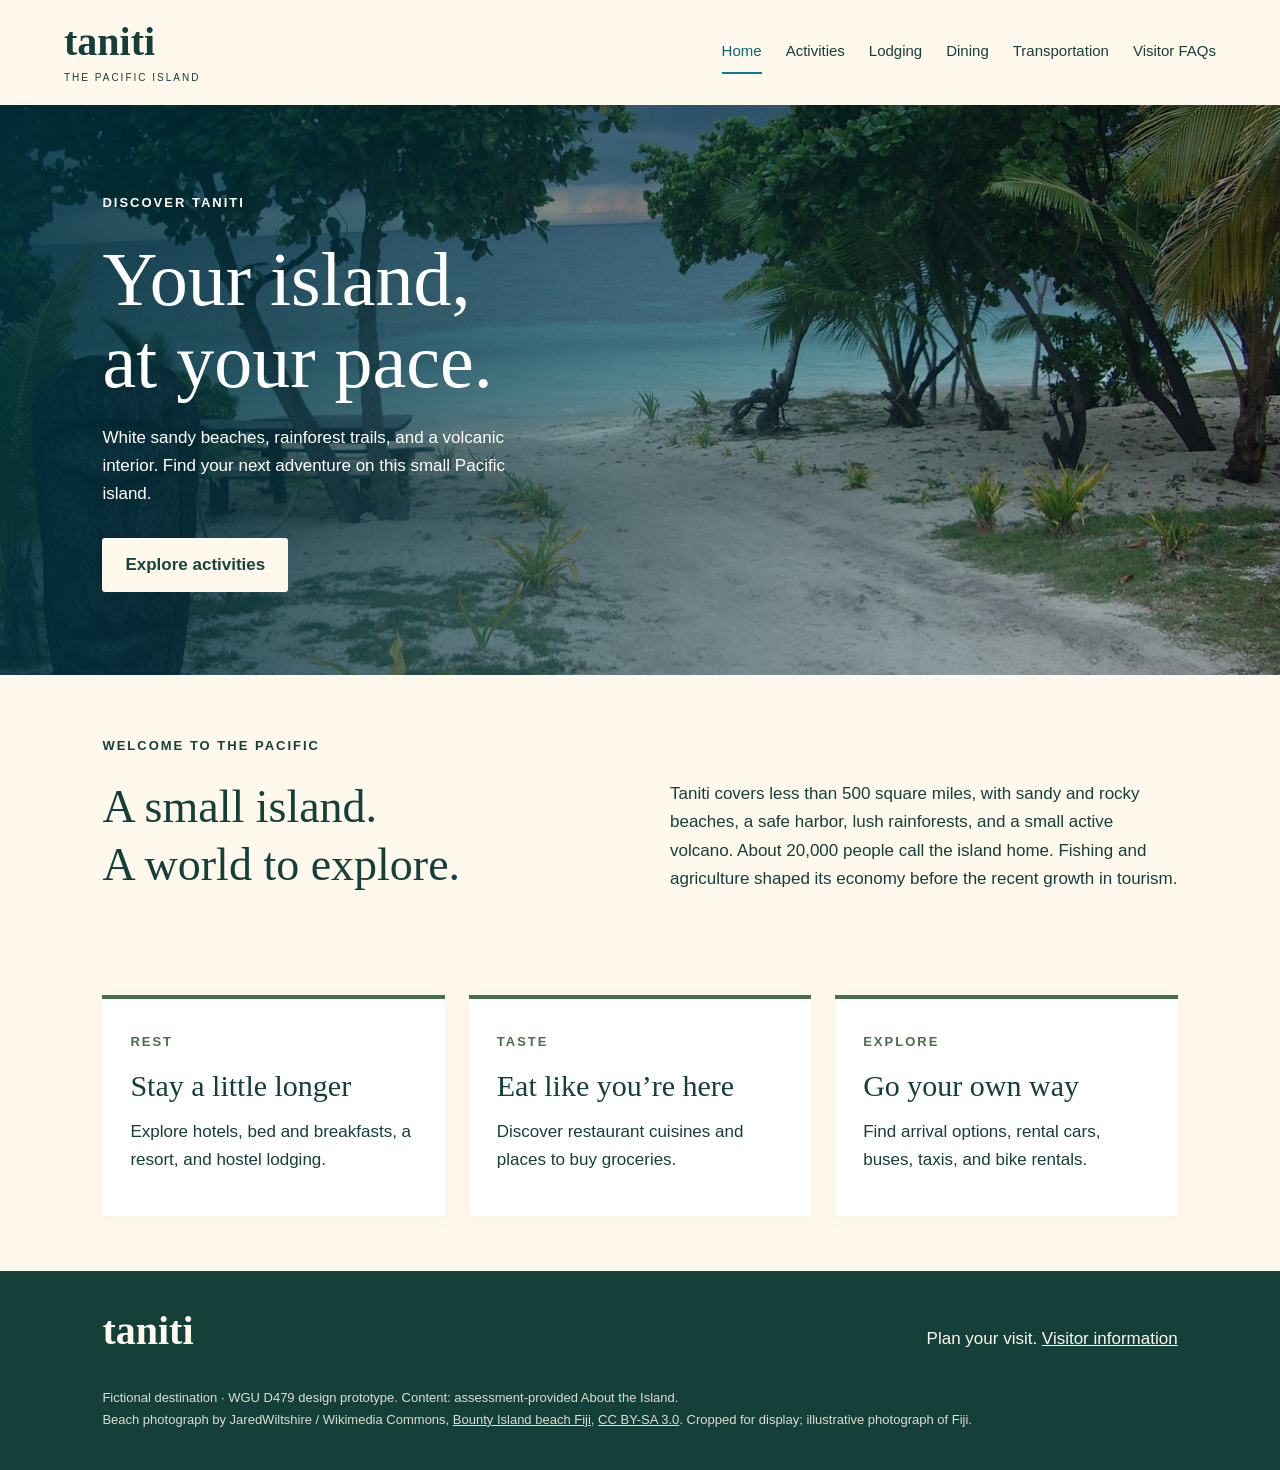
<file: index.html>
<!doctype html><html lang="en"><head><meta charset="utf-8"><meta name="viewport" content="width=device-width,initial-scale=1"><title>Home | Discover Taniti</title><meta name="description" content="White sandy beaches, rainforest trails, and a volcanic interior. Discover a small Pacific island with plenty to explore."><link rel="icon" href="favicon.svg"><link rel="stylesheet" href="style.css"></head><body><a class="skip" href="#main">Skip to content</a><header><a class="brand" href="index.html">taniti<span>THE PACIFIC ISLAND</span></a><nav aria-label="Main navigation"><a aria-current="page" href="index.html">Home</a><a href="activities.html">Activities</a><a href="lodging.html">Lodging</a><a href="dining.html">Dining</a><a href="transportation.html">Transportation</a><a href="faq.html">Visitor FAQs</a></nav></header><main id="main"><section class="hero"><img src="beach.jpg" alt="Tropical shoreline with clear turquoise water"><div class="hero-copy"><span class="eyebrow">DISCOVER TANITI</span><h1>Your island,<br>at your pace.</h1><p>White sandy beaches, rainforest trails, and a volcanic interior. Find your next adventure on this small Pacific island.</p><a class="button" href="activities.html">Explore activities</a></div></section><section class="intro"><span class="eyebrow">WELCOME TO THE PACIFIC</span><h2>A small island.<br>A world to explore.</h2><p>Taniti covers less than 500 square miles, with sandy and rocky beaches, a safe harbor, lush rainforests, and a small active volcano. About 20,000 people call the island home. Fishing and agriculture shaped its economy before the recent growth in tourism.</p></section><section class="grid"><a class="card route" href="lodging.html"><span class="eyebrow">REST</span><h2>Stay a little longer</h2><p>Explore hotels, bed and breakfasts, a resort, and hostel lodging.</p></a><a class="card route" href="dining.html"><span class="eyebrow">TASTE</span><h2>Eat like you’re here</h2><p>Discover restaurant cuisines and places to buy groceries.</p></a><a class="card route" href="transportation.html"><span class="eyebrow">EXPLORE</span><h2>Go your own way</h2><p>Find arrival options, rental cars, buses, taxis, and bike rentals.</p></a></section></main><footer><a class="brand" href="index.html">taniti</a><p>Plan your visit. <a href="faq.html">Visitor information</a></p><small>Fictional destination · WGU D479 design prototype. Content: assessment-provided About the Island.<br><span id="photo-credit">Beach photograph by JaredWiltshire / Wikimedia Commons, <a href="https://commons.wikimedia.org/wiki/File:Bounty_Island_beach_Fiji.jpg">Bounty Island beach Fiji</a>, <a href="https://creativecommons.org/licenses/by-sa/3.0/">CC BY-SA 3.0</a>. Cropped for display; illustrative photograph of Fiji.</span></small></footer></body></html>
</file>
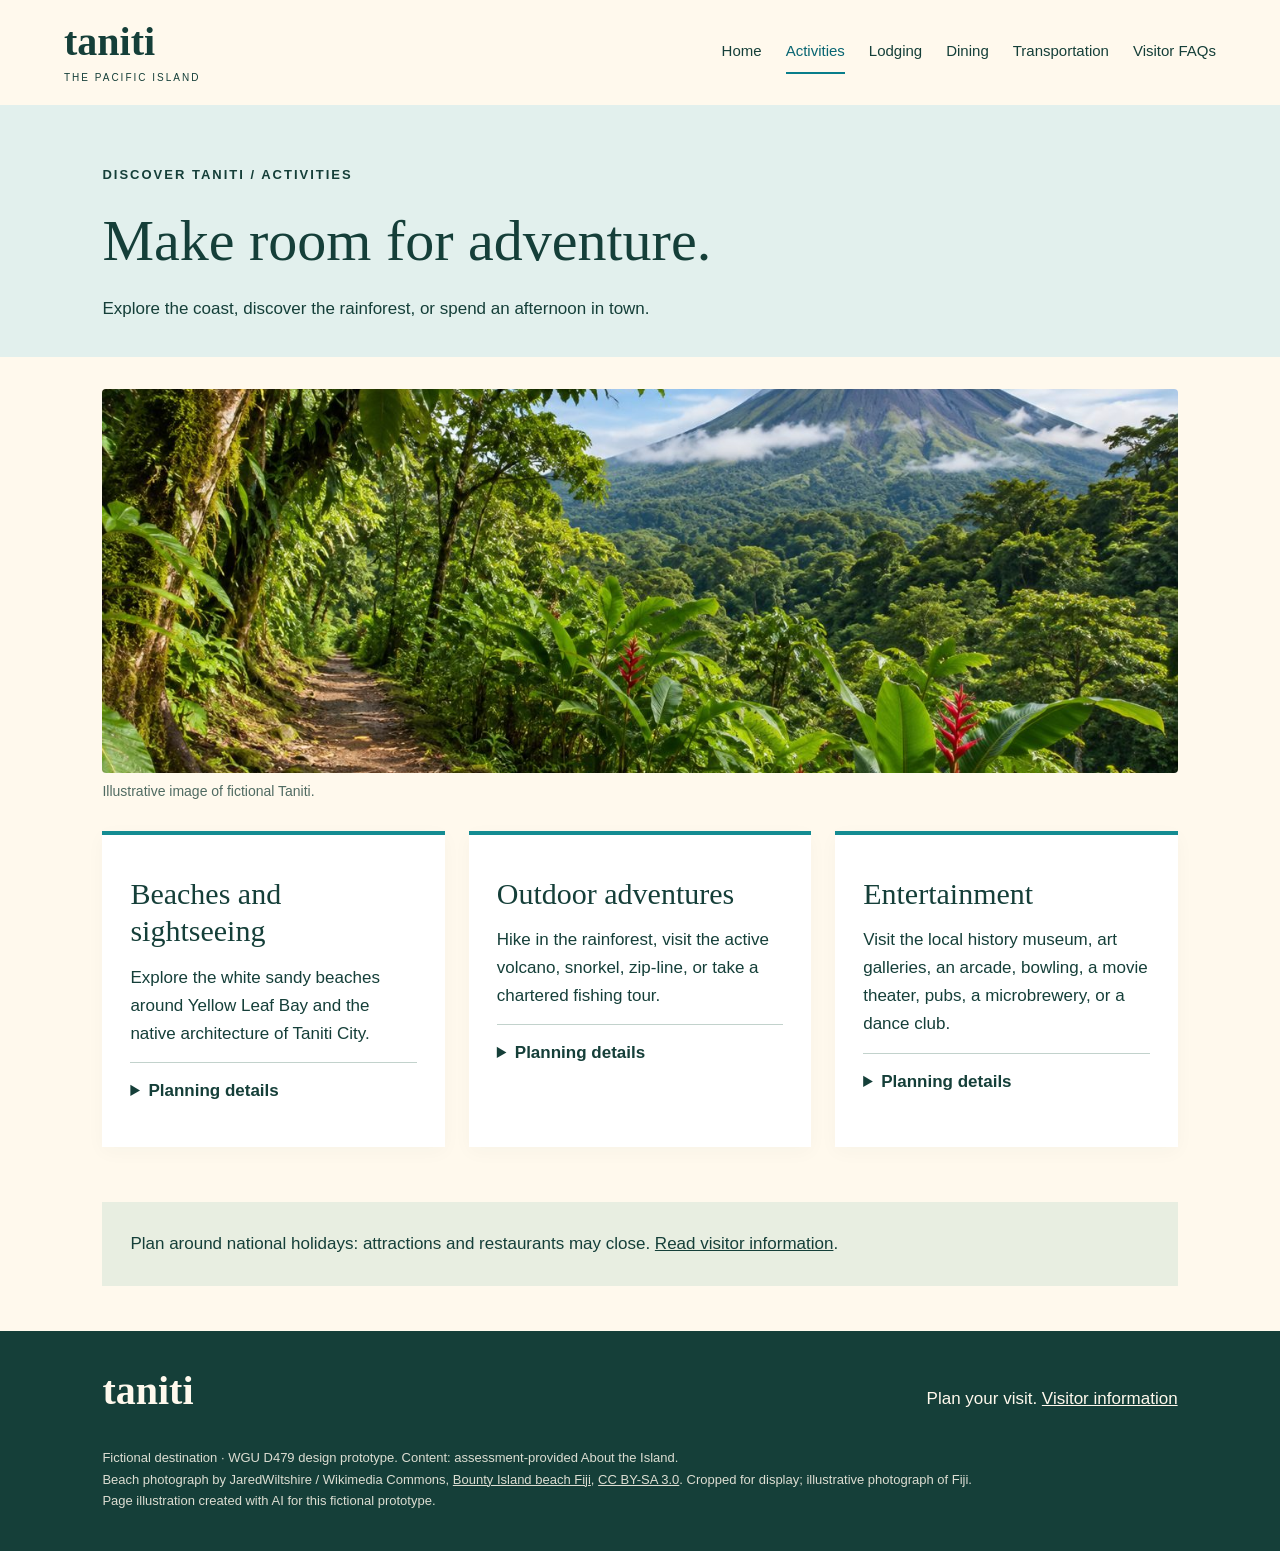
<file: activities.html>
<!doctype html><html lang="en"><head><meta charset="utf-8"><meta name="viewport" content="width=device-width,initial-scale=1"><title>Activities | Discover Taniti</title><meta name="description" content="Explore the coast, discover the rainforest, or spend an afternoon in town."><link rel="icon" href="favicon.svg"><link rel="stylesheet" href="style.css"></head><body><a class="skip" href="#main">Skip to content</a><header><a class="brand" href="index.html">taniti<span>THE PACIFIC ISLAND</span></a><nav aria-label="Main navigation"><a href="index.html">Home</a><a aria-current="page" href="activities.html">Activities</a><a href="lodging.html">Lodging</a><a href="dining.html">Dining</a><a href="transportation.html">Transportation</a><a href="faq.html">Visitor FAQs</a></nav></header><main id="main"><section class="page-title"><span class="eyebrow">DISCOVER TANITI / ACTIVITIES</span><h1>Make room for adventure.</h1><p>Explore the coast, discover the rainforest, or spend an afternoon in town.</p></section><figure class="page-image"><img src="activities-scene.jpg" alt="Illustration of a rainforest trail and tropical volcanic mountain" loading="lazy"><figcaption>Illustrative image of fictional Taniti.</figcaption></figure><section class="grid"><article class="card"><h2>Beaches and sightseeing</h2><p>Explore the white sandy beaches around Yellow Leaf Bay and the native architecture of Taniti City.</p><details><summary>Planning details</summary><p>Boat and bus tours offer ways to see the island. Ask the tour provider about arrangements and availability before your visit.</p></details></article><article class="card"><h2>Outdoor adventures</h2><p>Hike in the rainforest, visit the active volcano, snorkel, zip-line, or take a chartered fishing tour.</p><details><summary>Planning details</summary><p>Helicopter rides are another way to explore. Contact an activity provider to arrange participation and confirm availability. The supplied island information does not include provider contact details.</p></details></article><article class="card"><h2>Entertainment</h2><p>Visit the local history museum, art galleries, an arcade, bowling, a movie theater, pubs, a microbrewery, or a dance club.</p><details><summary>Planning details</summary><p>Many activities are in Merriton Landing, on the north side of Yellow Leaf Bay. A nine-hole golf course is planned for next year; it is not described as currently open.</p></details></article></section><aside>Plan around national holidays: attractions and restaurants may close. <a href="faq.html">Read visitor information</a>.</aside></main><footer><a class="brand" href="index.html">taniti</a><p>Plan your visit. <a href="faq.html">Visitor information</a></p><small>Fictional destination · WGU D479 design prototype. Content: assessment-provided About the Island.<br><span id="photo-credit">Beach photograph by JaredWiltshire / Wikimedia Commons, <a href="https://commons.wikimedia.org/wiki/File:Bounty_Island_beach_Fiji.jpg">Bounty Island beach Fiji</a>, <a href="https://creativecommons.org/licenses/by-sa/3.0/">CC BY-SA 3.0</a>. Cropped for display; illustrative photograph of Fiji.</span><br>Page illustration created with AI for this fictional prototype.</small></footer></body></html>
</file>
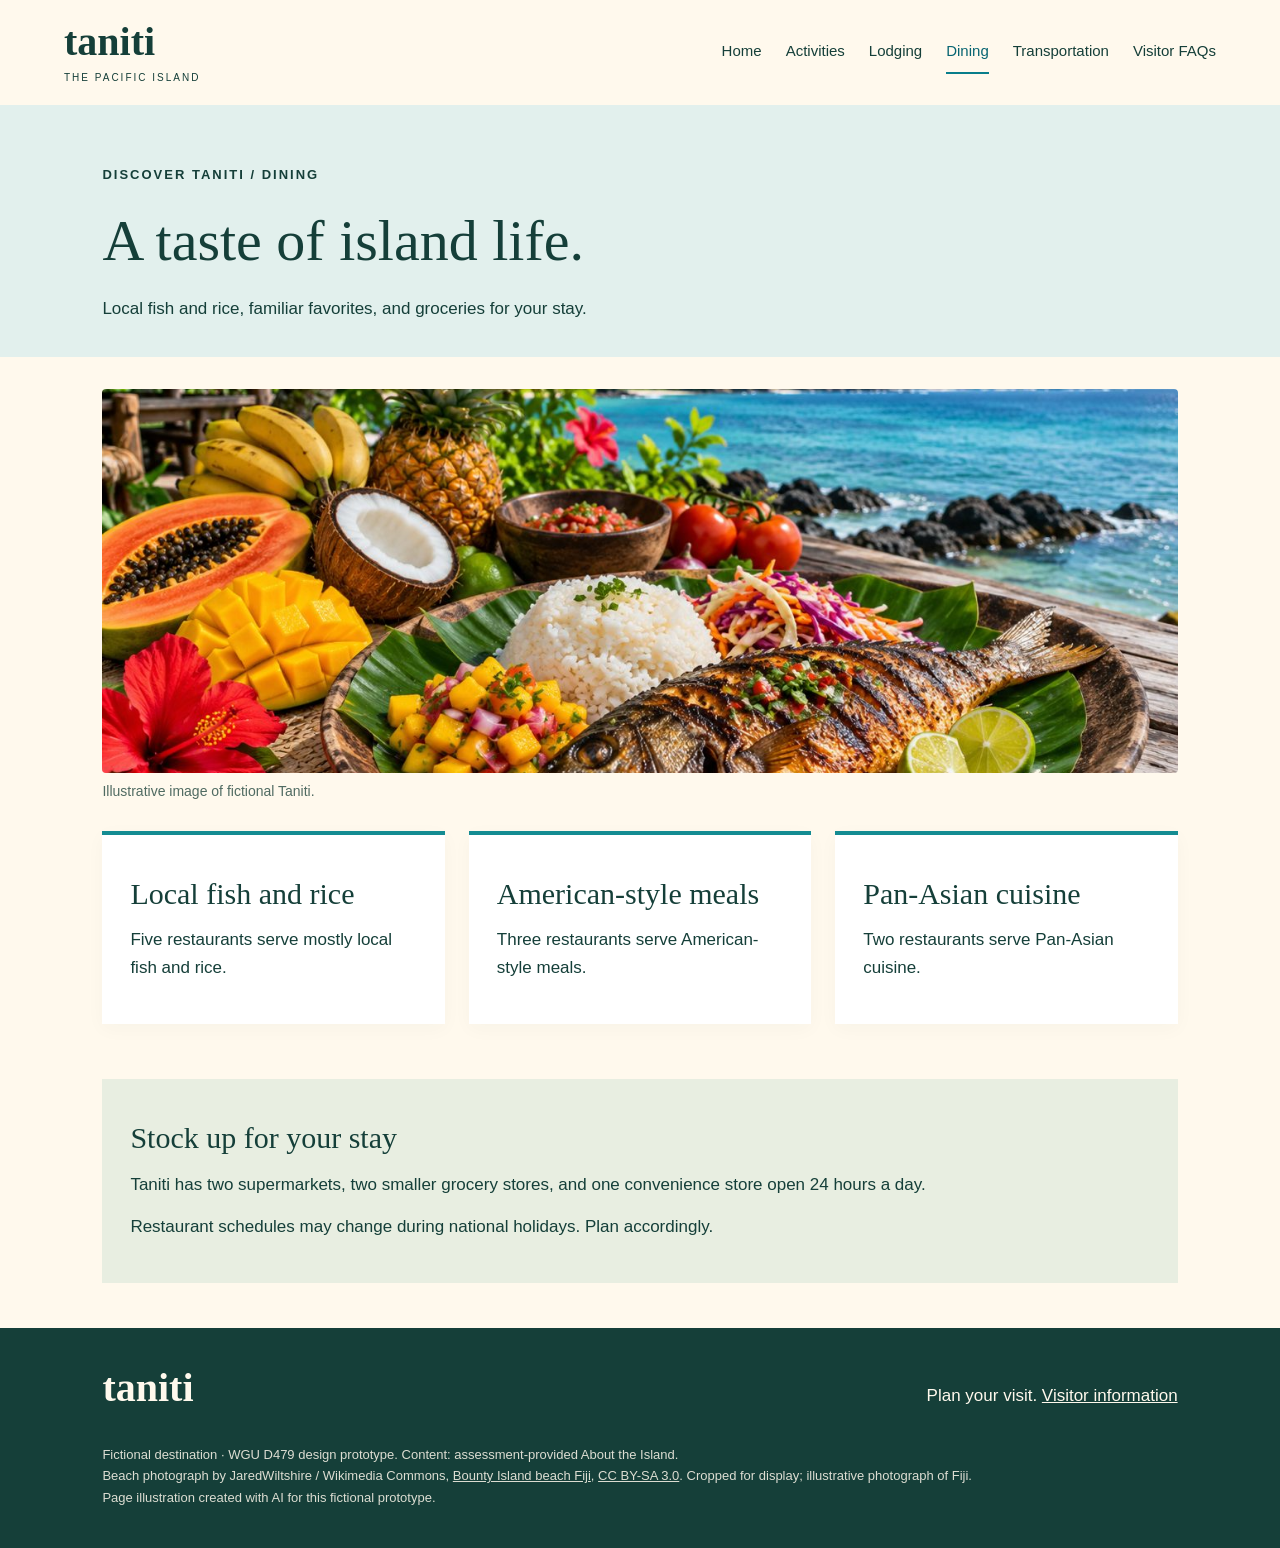
<file: dining.html>
<!doctype html><html lang="en"><head><meta charset="utf-8"><meta name="viewport" content="width=device-width,initial-scale=1"><title>Dining | Discover Taniti</title><meta name="description" content="Local fish and rice, familiar favorites, and groceries for your stay."><link rel="icon" href="favicon.svg"><link rel="stylesheet" href="style.css"></head><body><a class="skip" href="#main">Skip to content</a><header><a class="brand" href="index.html">taniti<span>THE PACIFIC ISLAND</span></a><nav aria-label="Main navigation"><a href="index.html">Home</a><a href="activities.html">Activities</a><a href="lodging.html">Lodging</a><a aria-current="page" href="dining.html">Dining</a><a href="transportation.html">Transportation</a><a href="faq.html">Visitor FAQs</a></nav></header><main id="main"><section class="page-title"><span class="eyebrow">DISCOVER TANITI / DINING</span><h1>A taste of island life.</h1><p>Local fish and rice, familiar favorites, and groceries for your stay.</p></section><figure class="page-image"><img src="dining-scene.jpg" alt="Illustration of an island meal with fish, rice and fresh produce" loading="lazy"><figcaption>Illustrative image of fictional Taniti.</figcaption></figure><section class="grid"><article class="card"><h2>Local fish and rice</h2><p>Five restaurants serve mostly local fish and rice.</p></article><article class="card"><h2>American-style meals</h2><p>Three restaurants serve American-style meals.</p></article><article class="card"><h2>Pan-Asian cuisine</h2><p>Two restaurants serve Pan-Asian cuisine.</p></article></section><section class="wide"><h2>Stock up for your stay</h2><p>Taniti has two supermarkets, two smaller grocery stores, and one convenience store open 24 hours a day.</p><p>Restaurant schedules may change during national holidays. Plan accordingly.</p></section></main><footer><a class="brand" href="index.html">taniti</a><p>Plan your visit. <a href="faq.html">Visitor information</a></p><small>Fictional destination · WGU D479 design prototype. Content: assessment-provided About the Island.<br><span id="photo-credit">Beach photograph by JaredWiltshire / Wikimedia Commons, <a href="https://commons.wikimedia.org/wiki/File:Bounty_Island_beach_Fiji.jpg">Bounty Island beach Fiji</a>, <a href="https://creativecommons.org/licenses/by-sa/3.0/">CC BY-SA 3.0</a>. Cropped for display; illustrative photograph of Fiji.</span><br>Page illustration created with AI for this fictional prototype.</small></footer></body></html>
</file>
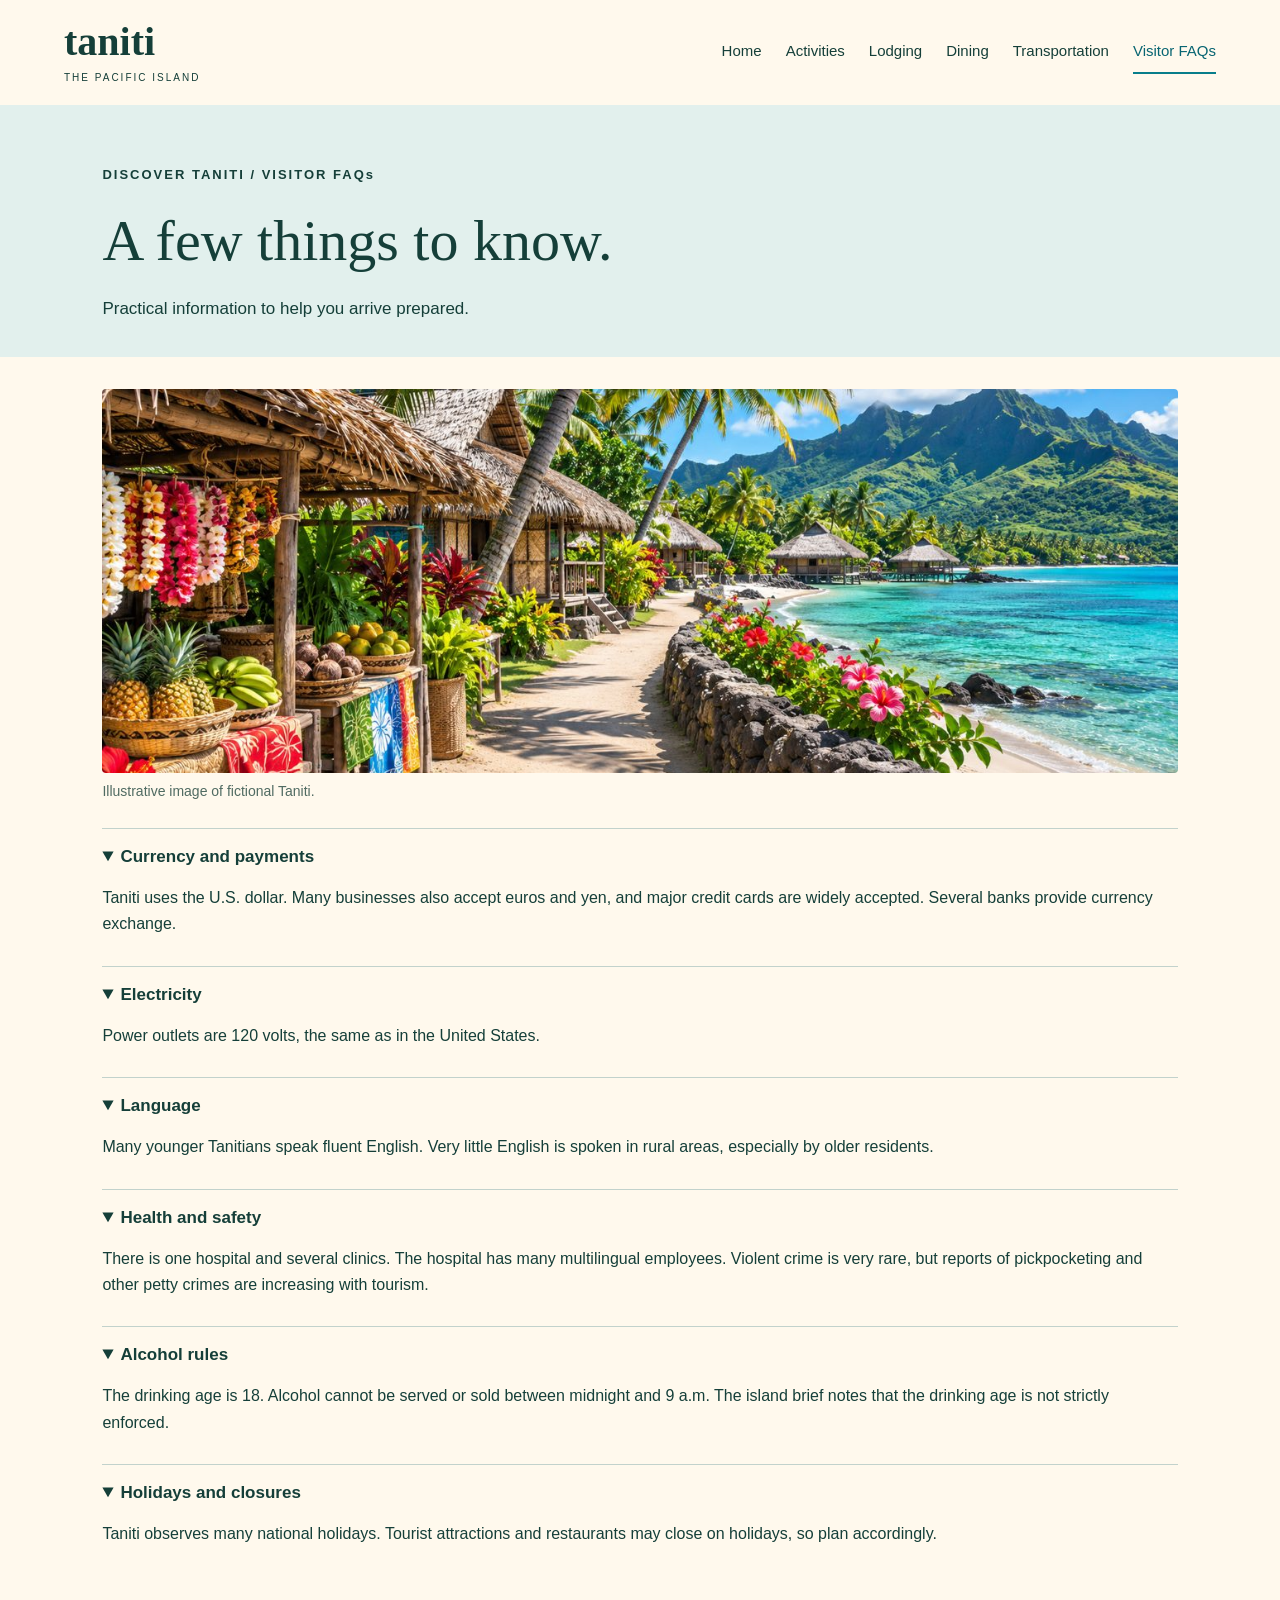
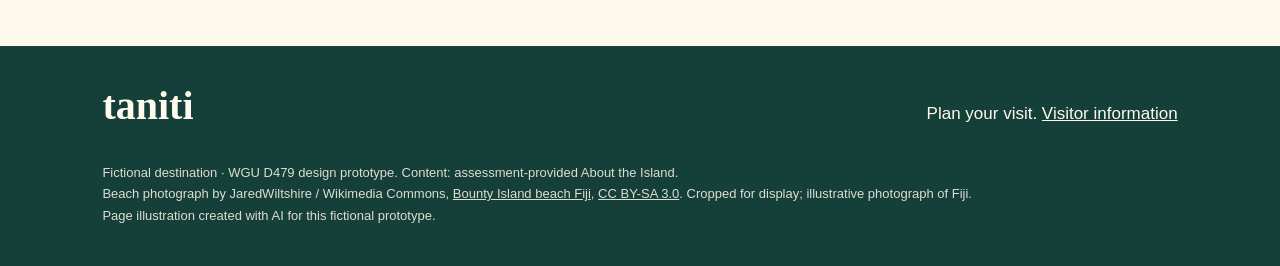
<file: faq.html>
<!doctype html><html lang="en"><head><meta charset="utf-8"><meta name="viewport" content="width=device-width,initial-scale=1"><title>Visitor FAQs | Discover Taniti</title><meta name="description" content="Practical information to help you arrive prepared."><link rel="icon" href="favicon.svg"><link rel="stylesheet" href="style.css"></head><body><a class="skip" href="#main">Skip to content</a><header><a class="brand" href="index.html">taniti<span>THE PACIFIC ISLAND</span></a><nav aria-label="Main navigation"><a href="index.html">Home</a><a href="activities.html">Activities</a><a href="lodging.html">Lodging</a><a href="dining.html">Dining</a><a href="transportation.html">Transportation</a><a aria-current="page" href="faq.html">Visitor FAQs</a></nav></header><main id="main"><section class="page-title"><span class="eyebrow">DISCOVER TANITI / VISITOR FAQs</span><h1>A few things to know.</h1><p>Practical information to help you arrive prepared.</p></section><figure class="page-image"><img src="faq-scene.jpg" alt="Illustration of a tropical coastal village and market" loading="lazy"><figcaption>Illustrative image of fictional Taniti.</figcaption></figure><section class="faqs"><details open><summary>Currency and payments</summary><p>Taniti uses the U.S. dollar. Many businesses also accept euros and yen, and major credit cards are widely accepted. Several banks provide currency exchange.</p></details><details open><summary>Electricity</summary><p>Power outlets are 120 volts, the same as in the United States.</p></details><details open><summary>Language</summary><p>Many younger Tanitians speak fluent English. Very little English is spoken in rural areas, especially by older residents.</p></details><details open><summary>Health and safety</summary><p>There is one hospital and several clinics. The hospital has many multilingual employees. Violent crime is very rare, but reports of pickpocketing and other petty crimes are increasing with tourism.</p></details><details open><summary>Alcohol rules</summary><p>The drinking age is 18. Alcohol cannot be served or sold between midnight and 9 a.m. The island brief notes that the drinking age is not strictly enforced.</p></details><details open><summary>Holidays and closures</summary><p>Taniti observes many national holidays. Tourist attractions and restaurants may close on holidays, so plan accordingly.</p></details></section></main><footer><a class="brand" href="index.html">taniti</a><p>Plan your visit. <a href="faq.html">Visitor information</a></p><small>Fictional destination · WGU D479 design prototype. Content: assessment-provided About the Island.<br><span id="photo-credit">Beach photograph by JaredWiltshire / Wikimedia Commons, <a href="https://commons.wikimedia.org/wiki/File:Bounty_Island_beach_Fiji.jpg">Bounty Island beach Fiji</a>, <a href="https://creativecommons.org/licenses/by-sa/3.0/">CC BY-SA 3.0</a>. Cropped for display; illustrative photograph of Fiji.</span><br>Page illustration created with AI for this fictional prototype.</small></footer></body></html>
</file>
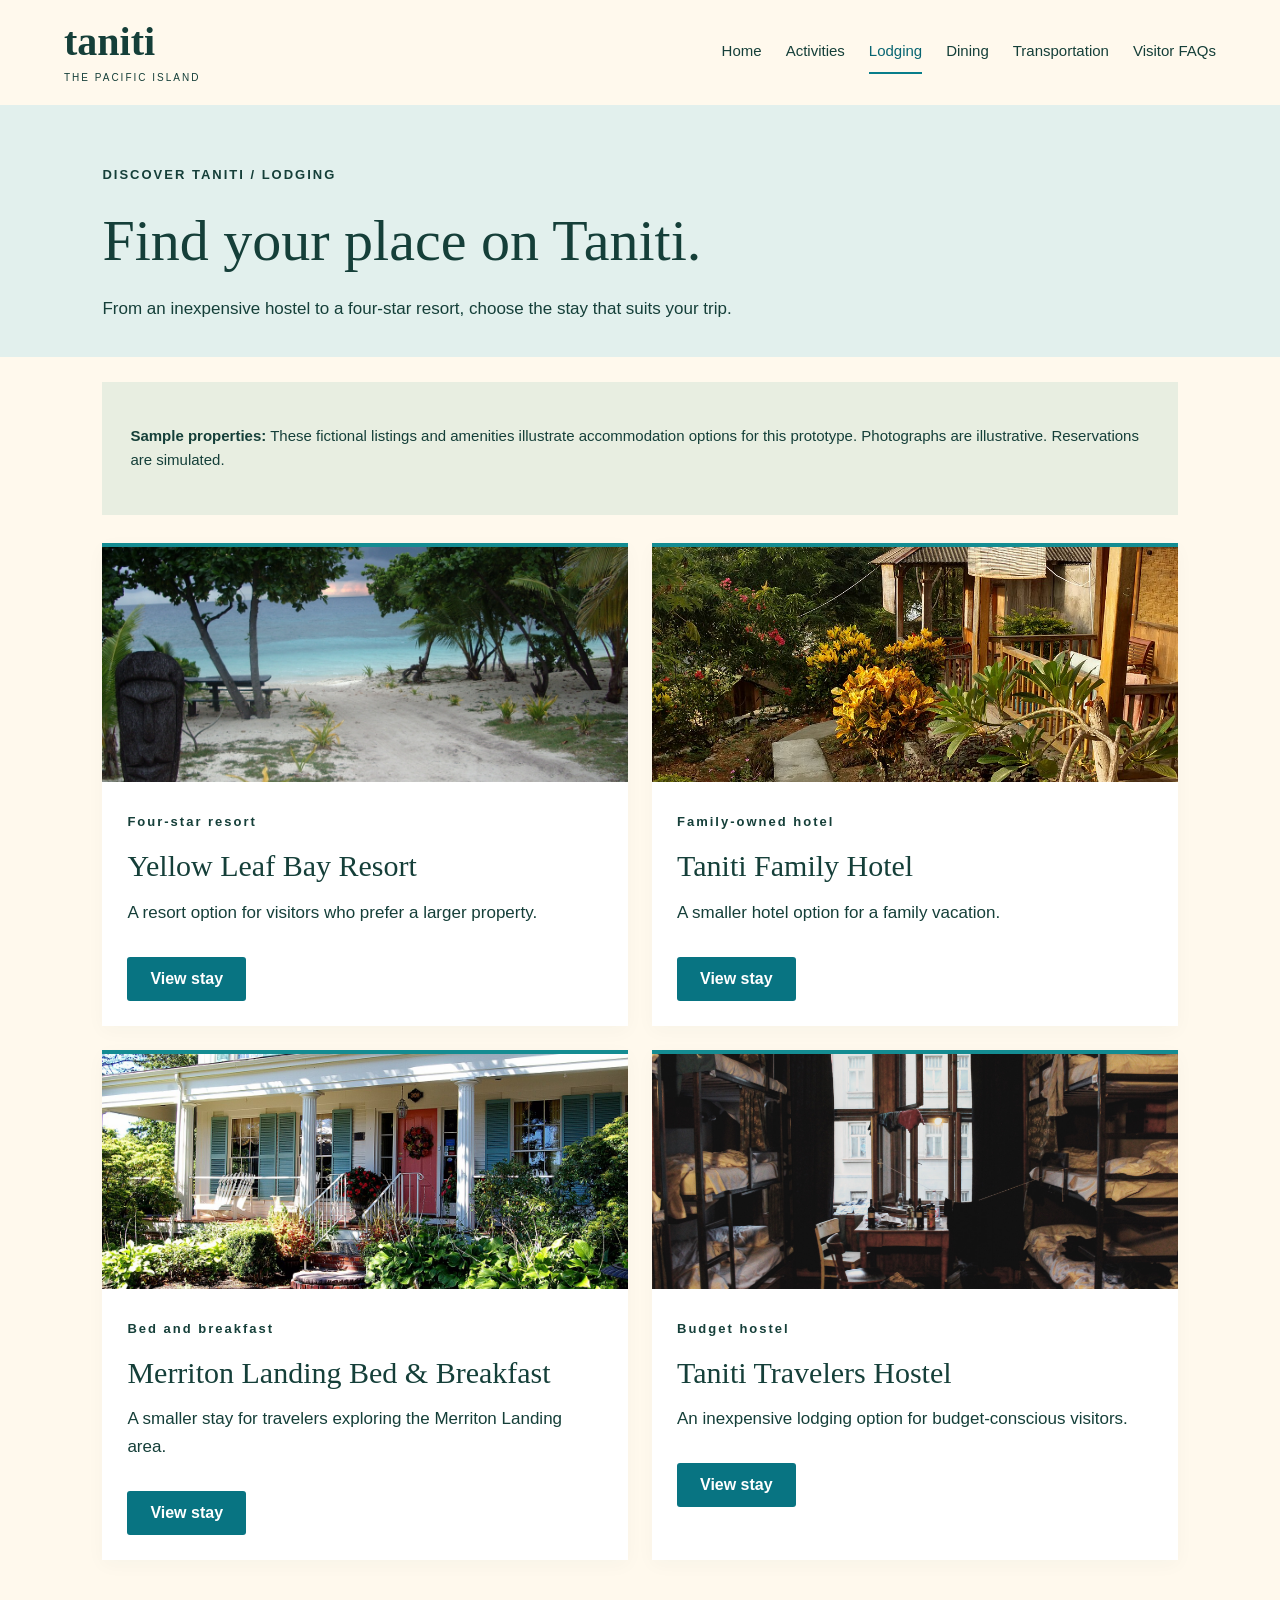
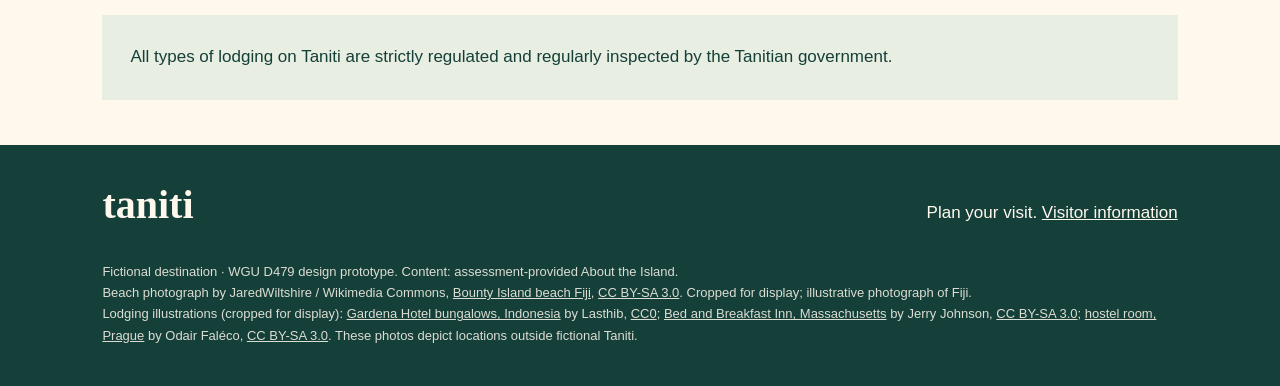
<file: lodging.html>
<!doctype html><html lang="en"><head><meta charset="utf-8"><meta name="viewport" content="width=device-width,initial-scale=1"><title>Lodging | Discover Taniti</title><meta name="description" content="From an inexpensive hostel to a four-star resort, choose the stay that suits your trip."><link rel="icon" href="favicon.svg"><link rel="stylesheet" href="style.css"></head><body><a class="skip" href="#main">Skip to content</a><header><a class="brand" href="index.html">taniti<span>THE PACIFIC ISLAND</span></a><nav aria-label="Main navigation"><a href="index.html">Home</a><a href="activities.html">Activities</a><a aria-current="page" href="lodging.html">Lodging</a><a href="dining.html">Dining</a><a href="transportation.html">Transportation</a><a href="faq.html">Visitor FAQs</a></nav></header><main id="main"><section class="page-title"><span class="eyebrow">DISCOVER TANITI / LODGING</span><h1>Find your place on Taniti.</h1><p>From an inexpensive hostel to a four-star resort, choose the stay that suits your trip.</p></section><section class="wide listing-note"><p><strong>Sample properties:</strong> These fictional listings and amenities illustrate accommodation options for this prototype. Photographs are illustrative. Reservations are simulated.</p></section><section class="grid stays"><article class="card stay-card"><img src="resort.jpg" alt="Illustrative photograph for Yellow Leaf Bay Resort"><div class="stay-copy"><span class="eyebrow">Four-star resort</span><h2>Yellow Leaf Bay Resort</h2><p>A resort option for visitors who prefer a larger property.</p><button class="button dark" data-stay="resort">View stay</button></div></article><article class="card stay-card"><img src="hotel.jpg" alt="Illustrative photograph for Taniti Family Hotel"><div class="stay-copy"><span class="eyebrow">Family-owned hotel</span><h2>Taniti Family Hotel</h2><p>A smaller hotel option for a family vacation.</p><button class="button dark" data-stay="hotel">View stay</button></div></article><article class="card stay-card"><img src="bb.jpg" alt="Illustrative photograph for Merriton Landing Bed & Breakfast"><div class="stay-copy"><span class="eyebrow">Bed and breakfast</span><h2>Merriton Landing Bed & Breakfast</h2><p>A smaller stay for travelers exploring the Merriton Landing area.</p><button class="button dark" data-stay="bb">View stay</button></div></article><article class="card stay-card"><img src="hostel.jpg" alt="Illustrative photograph for Taniti Travelers Hostel"><div class="stay-copy"><span class="eyebrow">Budget hostel</span><h2>Taniti Travelers Hostel</h2><p>An inexpensive lodging option for budget-conscious visitors.</p><button class="button dark" data-stay="hostel">View stay</button></div></article></section><aside>All types of lodging on Taniti are strictly regulated and regularly inspected by the Tanitian government.</aside><dialog id="stay-resort" aria-labelledby="title-resort"><div class="dialog-top"><span class="eyebrow">Four-star resort</span><button class="close" aria-label="Close property details">Close</button></div><h2 id="title-resort">Yellow Leaf Bay Resort</h2><p>A resort option for visitors who prefer a larger property.</p><p>Sample amenities: pool, on-site dining, and family suites.</p><p class="sample">Fictional property and sample amenities. No live availability or prices.</p><h3>Plan your stay</h3><form><div class="form-grid"><label>Arrival<input type="date" name="arrival" required></label><label>Departure<input type="date" name="departure" required></label><label>Guests<input type="number" name="guests" min="1" max="20" value="2" required></label></div><p>No reservation is made and no inquiry is sent.</p><button class="button dark" type="submit">Preview booking inquiry</button><div class="inquiry-result" role="status" aria-live="polite" tabindex="-1"></div></form></dialog><dialog id="stay-hotel" aria-labelledby="title-hotel"><div class="dialog-top"><span class="eyebrow">Family-owned hotel</span><button class="close" aria-label="Close property details">Close</button></div><h2 id="title-hotel">Taniti Family Hotel</h2><p>A smaller hotel option for a family vacation.</p><p>Sample amenities: family rooms, Wi-Fi, and a shared lounge.</p><p class="sample">Fictional property and sample amenities. No live availability or prices.</p><h3>Plan your stay</h3><form><div class="form-grid"><label>Arrival<input type="date" name="arrival" required></label><label>Departure<input type="date" name="departure" required></label><label>Guests<input type="number" name="guests" min="1" max="20" value="2" required></label></div><p>No reservation is made and no inquiry is sent.</p><button class="button dark" type="submit">Preview booking inquiry</button><div class="inquiry-result" role="status" aria-live="polite" tabindex="-1"></div></form></dialog><dialog id="stay-bb" aria-labelledby="title-bb"><div class="dialog-top"><span class="eyebrow">Bed and breakfast</span><button class="close" aria-label="Close property details">Close</button></div><h2 id="title-bb">Merriton Landing Bed & Breakfast</h2><p>A smaller stay for travelers exploring the Merriton Landing area.</p><p>Sample amenities: breakfast, private guest rooms, and a garden.</p><p class="sample">Fictional property and sample amenities. No live availability or prices.</p><h3>Plan your stay</h3><form><div class="form-grid"><label>Arrival<input type="date" name="arrival" required></label><label>Departure<input type="date" name="departure" required></label><label>Guests<input type="number" name="guests" min="1" max="20" value="2" required></label></div><p>No reservation is made and no inquiry is sent.</p><button class="button dark" type="submit">Preview booking inquiry</button><div class="inquiry-result" role="status" aria-live="polite" tabindex="-1"></div></form></dialog><dialog id="stay-hostel" aria-labelledby="title-hostel"><div class="dialog-top"><span class="eyebrow">Budget hostel</span><button class="close" aria-label="Close property details">Close</button></div><h2 id="title-hostel">Taniti Travelers Hostel</h2><p>An inexpensive lodging option for budget-conscious visitors.</p><p>Sample amenities: shared dormitories, a communal kitchen, and lockers.</p><p class="sample">Fictional property and sample amenities. No live availability or prices.</p><h3>Plan your stay</h3><form><div class="form-grid"><label>Arrival<input type="date" name="arrival" required></label><label>Departure<input type="date" name="departure" required></label><label>Guests<input type="number" name="guests" min="1" max="20" value="2" required></label></div><p>No reservation is made and no inquiry is sent.</p><button class="button dark" type="submit">Preview booking inquiry</button><div class="inquiry-result" role="status" aria-live="polite" tabindex="-1"></div></form></dialog><script>
document.querySelectorAll('[data-stay]').forEach(b=>b.addEventListener('click',()=>{const d=document.getElementById('stay-'+b.dataset.stay);d.showModal();}));
document.querySelectorAll('dialog').forEach(d=>{d.querySelector('.close').addEventListener('click',()=>d.close());const f=d.querySelector('form');f.addEventListener('submit',e=>{e.preventDefault();const a=f.elements.arrival,z=f.elements.departure;z.setCustomValidity('');if(z.value<=a.value){z.setCustomValidity('Choose a departure date after arrival.');z.reportValidity();return;}const r=f.querySelector('.inquiry-result');r.textContent='Sample inquiry for '+d.querySelector('h2').textContent+': '+a.value+' to '+z.value+', '+f.elements.guests.value+' guests. This preview has not been sent and does not confirm a booking.';r.focus();});f.elements.departure.addEventListener('input',()=>f.elements.departure.setCustomValidity(''));f.elements.arrival.addEventListener('input',()=>f.elements.departure.setCustomValidity(''));});
</script></main><footer><a class="brand" href="index.html">taniti</a><p>Plan your visit. <a href="faq.html">Visitor information</a></p><small>Fictional destination · WGU D479 design prototype. Content: assessment-provided About the Island.<br><span id="photo-credit">Beach photograph by JaredWiltshire / Wikimedia Commons, <a href="https://commons.wikimedia.org/wiki/File:Bounty_Island_beach_Fiji.jpg">Bounty Island beach Fiji</a>, <a href="https://creativecommons.org/licenses/by-sa/3.0/">CC BY-SA 3.0</a>. Cropped for display; illustrative photograph of Fiji.</span><br>Lodging illustrations (cropped for display): <a href="https://commons.wikimedia.org/wiki/File:Labuan_bajo_Gardena_hotel_bungalows.jpg">Gardena Hotel bungalows, Indonesia</a> by Lasthib, <a href="https://creativecommons.org/publicdomain/zero/1.0/">CC0</a>; <a href="https://commons.wikimedia.org/wiki/File:Bed_and_Breakfast_Inn.jpg">Bed and Breakfast Inn, Massachusetts</a> by Jerry Johnson, <a href="https://creativecommons.org/licenses/by-sa/3.0/">CC BY-SA 3.0</a>; <a href="https://commons.wikimedia.org/wiki/File:Hostel_(228013237).jpeg">hostel room, Prague</a> by Odair Faléco, <a href="https://creativecommons.org/licenses/by-sa/3.0/">CC BY-SA 3.0</a>. These photos depict locations outside fictional Taniti.</small></footer></body></html>
</file>
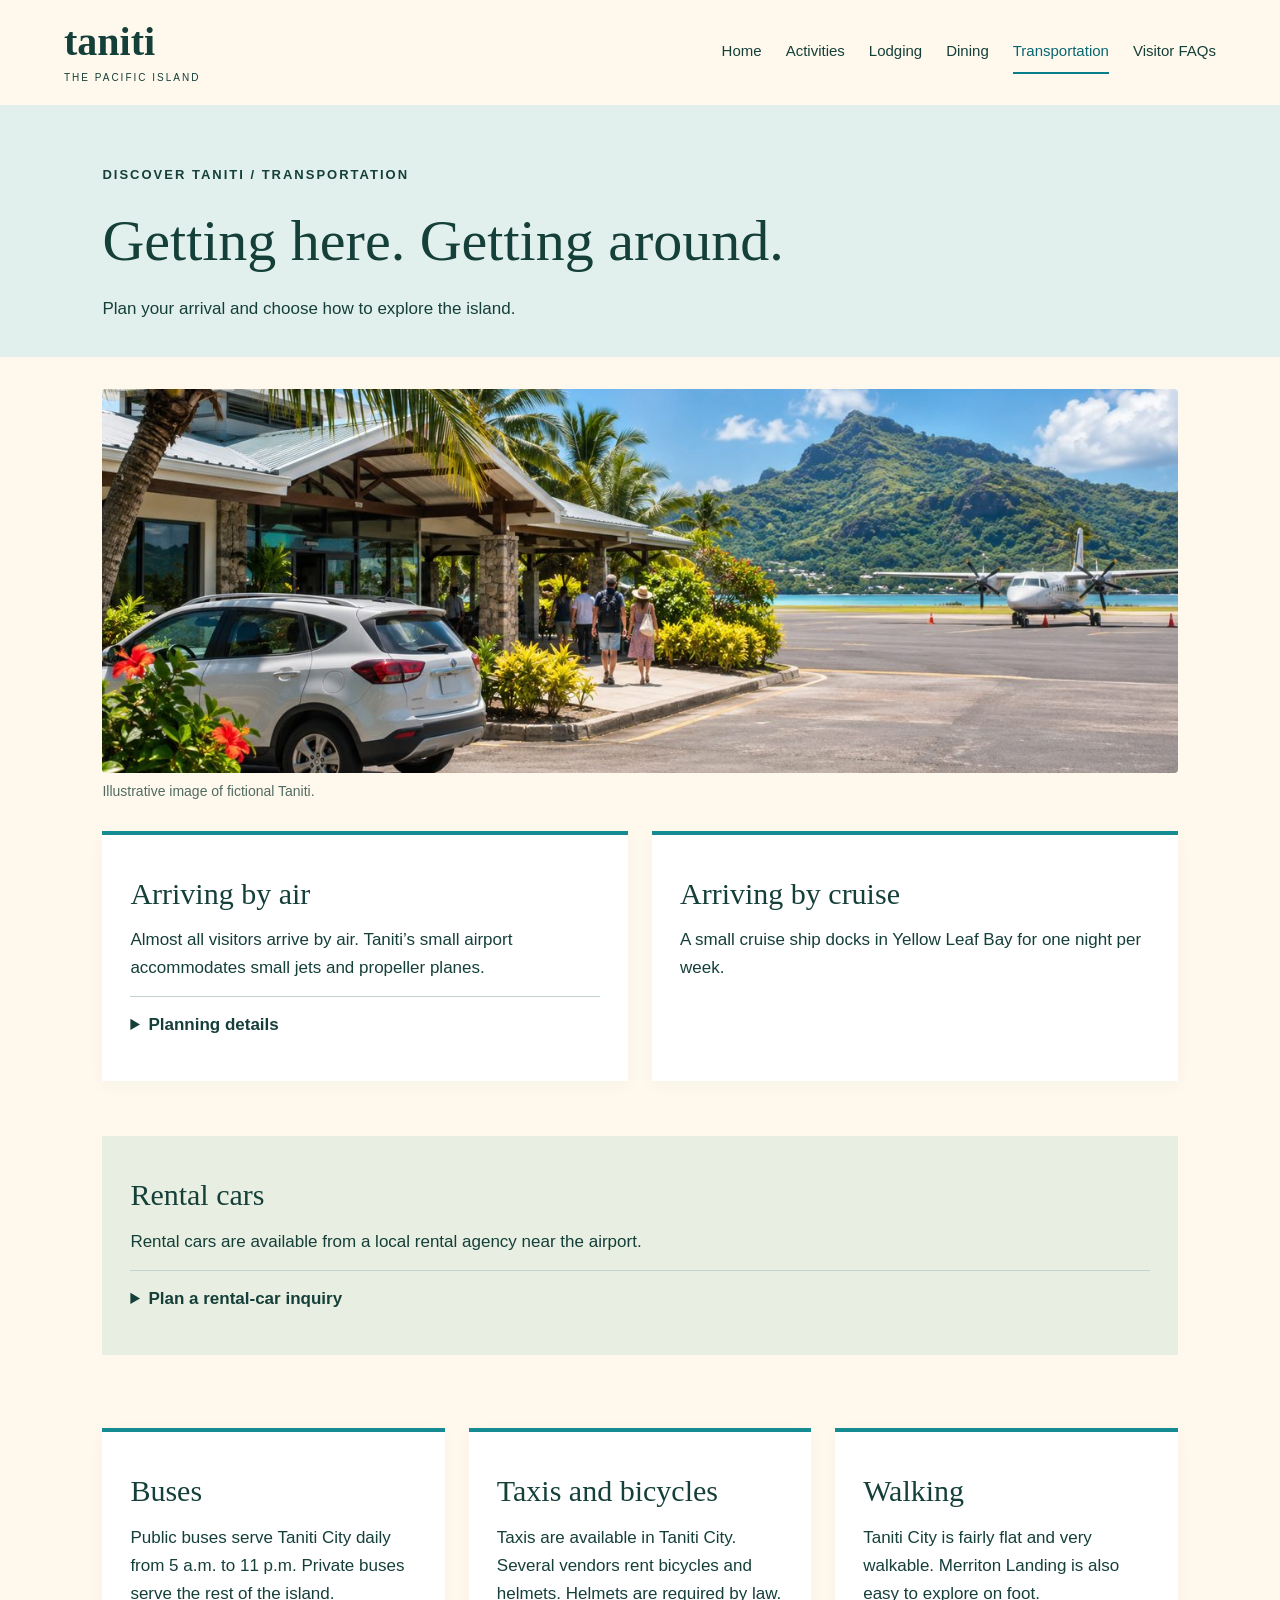
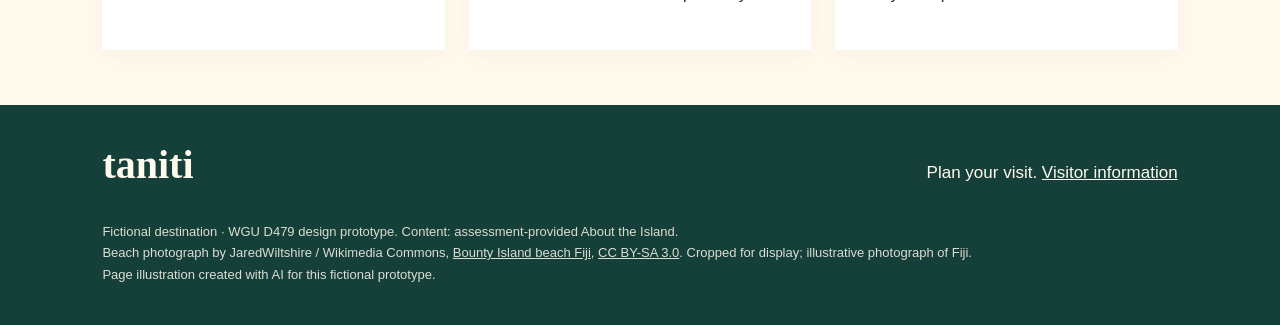
<file: transportation.html>
<!doctype html><html lang="en"><head><meta charset="utf-8"><meta name="viewport" content="width=device-width,initial-scale=1"><title>Transportation | Discover Taniti</title><meta name="description" content="Plan your arrival and choose how to explore the island."><link rel="icon" href="favicon.svg"><link rel="stylesheet" href="style.css"></head><body><a class="skip" href="#main">Skip to content</a><header><a class="brand" href="index.html">taniti<span>THE PACIFIC ISLAND</span></a><nav aria-label="Main navigation"><a href="index.html">Home</a><a href="activities.html">Activities</a><a href="lodging.html">Lodging</a><a href="dining.html">Dining</a><a aria-current="page" href="transportation.html">Transportation</a><a href="faq.html">Visitor FAQs</a></nav></header><main id="main"><section class="page-title"><span class="eyebrow">DISCOVER TANITI / TRANSPORTATION</span><h1>Getting here. Getting around.</h1><p>Plan your arrival and choose how to explore the island.</p></section><figure class="page-image"><img src="transportation-scene.jpg" alt="Illustration of a car near a small tropical island airport" loading="lazy"><figcaption>Illustrative image of fictional Taniti.</figcaption></figure><section class="grid two"><article class="card"><h2>Arriving by air</h2><p>Almost all visitors arrive by air. Taniti’s small airport accommodates small jets and propeller planes.</p><details><summary>Planning details</summary><p>Airport expansion is underway so larger jets can land within the next few years. Larger-jet service is not described as currently available.</p></details></article><article class="card"><h2>Arriving by cruise</h2><p>A small cruise ship docks in Yellow Leaf Bay for one night per week.</p></article></section><section class="wide"><h2>Rental cars</h2><p>Rental cars are available from a local rental agency near the airport.</p><details><summary>Plan a rental-car inquiry</summary><p>Contact the agency near the airport to ask about vehicle availability, pickup arrangements, and rental terms. Agency names, contact details, and prices are not provided in the island brief.</p></details></section><section class="grid"><article class="card"><h2>Buses</h2><p>Public buses serve Taniti City daily from 5 a.m. to 11 p.m. Private buses serve the rest of the island.</p></article><article class="card"><h2>Taxis and bicycles</h2><p>Taxis are available in Taniti City. Several vendors rent bicycles and helmets. Helmets are required by law.</p></article><article class="card"><h2>Walking</h2><p>Taniti City is fairly flat and very walkable. Merriton Landing is also easy to explore on foot.</p></article></section></main><footer><a class="brand" href="index.html">taniti</a><p>Plan your visit. <a href="faq.html">Visitor information</a></p><small>Fictional destination · WGU D479 design prototype. Content: assessment-provided About the Island.<br><span id="photo-credit">Beach photograph by JaredWiltshire / Wikimedia Commons, <a href="https://commons.wikimedia.org/wiki/File:Bounty_Island_beach_Fiji.jpg">Bounty Island beach Fiji</a>, <a href="https://creativecommons.org/licenses/by-sa/3.0/">CC BY-SA 3.0</a>. Cropped for display; illustrative photograph of Fiji.</span><br>Page illustration created with AI for this fictional prototype.</small></footer></body></html>
</file>
<file: style.css>
*{box-sizing:border-box}body{margin:0;background:#fff9ed;color:#153f39;font:17px/1.65 Arial,sans-serif}a{color:inherit}header{display:flex;align-items:center;justify-content:space-between;gap:30px;padding:22px 5%;background:#fff9ed}nav{display:flex;gap:24px;flex-wrap:wrap}nav a{text-decoration:none;font-size:15px;padding:8px 0;border-bottom:2px solid transparent}nav a:hover,nav a[aria-current]{border-color:#087e8b;color:#086572}.brand{font:bold 40px Georgia,serif;text-decoration:none;line-height:1}.brand span{display:block;font:10px Arial;letter-spacing:2px;margin-top:10px}.hero{position:relative;min-height:570px;background:#0b6672;color:white;display:flex;align-items:center}.hero img{position:absolute;inset:0;width:100%;height:100%;object-fit:cover}.hero:after{content:'';position:absolute;inset:0;background:linear-gradient(90deg,rgba(0,48,61,.85),rgba(0,48,61,.1))}.hero-copy{position:relative;z-index:1;max-width:660px;padding:65px 8%}.eyebrow{font-size:13px;font-weight:bold;letter-spacing:2px}h1{font:normal clamp(40px,6vw,76px)/1.08 Georgia,serif;margin:22px 0}h2{font:normal 30px/1.25 Georgia,serif;margin:12px 0}p{margin:14px 0}.button{display:inline-block;background:#fff9ed;color:#17453d;text-decoration:none;padding:13px 23px;margin-top:16px;border-radius:3px;font-weight:bold}.intro{display:grid;grid-template-columns:1fr 1fr;padding:60px 8%;gap:10px 60px}.intro .eyebrow{grid-column:1/-1}.intro h2{font-size:46px}.grid{display:grid;grid-template-columns:repeat(3,1fr);gap:24px;padding:28px 8% 55px}.grid.two{grid-template-columns:repeat(2,1fr)}.card{border-top:4px solid #148c92;background:white;padding:28px;box-shadow:0 5px 18px #17453d08}.card.route{text-decoration:none;border-top-color:#47704a;transition:transform .2s}.card.route:hover{transform:translateY(-4px)}.route .eyebrow{color:#47704a}.page-title{padding:55px 8% 20px;background:#e2f0ed}.page-title h1{max-width:900px;font-size:58px}.wide,aside,.faqs{margin:0 8% 45px;padding:28px;background:#e8eee1}.faqs{background:transparent;padding:25px 0}details{border-top:1px solid #c2d2cc;padding:14px 0}summary{cursor:pointer;font-weight:bold}details p{font-size:16px}footer{background:#153f39;color:#fff9ed;padding:40px 8%;display:flex;flex-wrap:wrap;justify-content:space-between;gap:20px}footer small{width:100%;font-size:13px;opacity:.85}a:focus-visible,summary:focus-visible{outline:3px solid #eeae3e;outline-offset:5px}.skip{position:absolute;top:-80px;z-index:9;padding:10px;background:white}.skip:focus{top:0}@media(max-width:800px){header{align-items:flex-start;flex-direction:column;padding:20px 6%}nav{gap:12px 20px}.hero{min-height:510px}.hero-copy{padding:45px 7%;max-width:570px}.intro,.grid,.grid.two{grid-template-columns:1fr;padding:32px 7%;gap:20px}.intro h2{font-size:36px}.page-title{padding:35px 7% 20px}.page-title h1{font-size:43px}.wide,aside,.faqs{margin-left:7%;margin-right:7%}footer{padding:32px 7%}}
.listing-note{margin-top:25px;margin-bottom:0;font-size:15px}.stays{grid-template-columns:repeat(2,1fr)}.stay-card{padding:0;overflow:hidden}.stay-card img{width:100%;height:235px;object-fit:cover;display:block}.stay-copy{padding:25px}.dark{background:#087482;color:white;border:0;cursor:pointer;font:700 16px Arial}dialog{border:0;border-radius:8px;padding:30px;max-width:640px;width:calc(100% - 30px);max-height:90vh;overflow:auto;background:#fff9ed;color:#153f39}dialog::backdrop{background:#002f3bb3}.dialog-top{display:flex;justify-content:space-between;gap:12px;align-items:center}.close{background:transparent;border:1px solid #153f39;padding:8px 14px;cursor:pointer;color:#153f39;font:16px Arial}.sample{font-size:14px}.form-grid{display:grid;grid-template-columns:1fr 1fr;gap:18px}label{display:flex;flex-direction:column;font-weight:bold;font-size:16px}input{width:100%;padding:12px;font:16px Arial;border:1px solid #758b84;background:white;color:#153f39;margin-top:7px}.inquiry-result:not(:empty){padding:18px;background:#e2f0ed;margin-top:20px}button:focus-visible,input:focus-visible{outline:3px solid #eeae3e;outline-offset:3px}@media(max-width:800px){.stays{grid-template-columns:1fr}.form-grid{grid-template-columns:1fr}dialog{padding:22px}}
.page-image{margin:32px 8% 0}.page-image img{display:block;width:100%;height:clamp(220px,30vw,400px);object-fit:cover;border-radius:4px}.page-image figcaption{font-size:14px;color:#506b62;margin-top:7px}@media(max-width:800px){.page-image{margin:25px 7% 0}.page-image img{height:230px}}
</file>
